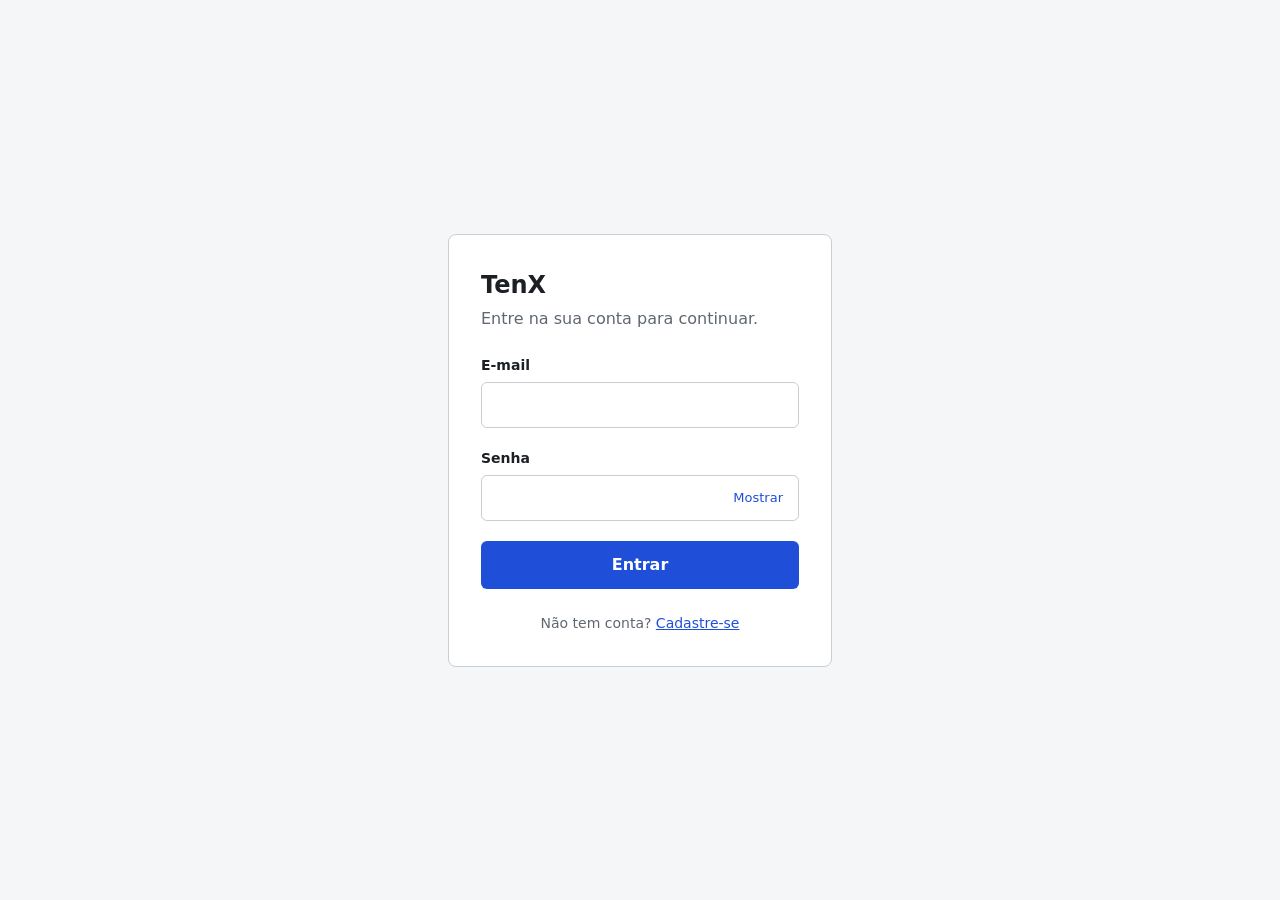
<file: Frontend/index.html>
<!DOCTYPE html>
<html lang="pt-BR">
<head>
  <meta charset="UTF-8">
  <meta name="viewport" content="width=device-width, initial-scale=1">
  <title>TenX – Entrar</title>
  <link rel="stylesheet" href="styles.css">
</head>
<body>
  <main class="card">
    <h1>TenX</h1>
    <p class="subtitle">Entre na sua conta para continuar.</p>

    <div id="feedback" class="feedback" role="alert" hidden></div>

    <form id="login-form" novalidate>
      <div class="field">
        <label for="email">E-mail</label>
        <input id="email" name="email" type="email" autocomplete="username" required aria-describedby="email-error">
        <p id="email-error" class="field-error" hidden></p>
      </div>

      <div class="field">
        <label for="senha">Senha</label>
        <div class="password-wrap">
          <input id="senha" name="senha" type="password" autocomplete="current-password" required aria-describedby="senha-error">
          <button type="button" id="toggle-senha" class="link-button" aria-controls="senha" aria-pressed="false">Mostrar</button>
        </div>
        <p id="senha-error" class="field-error" hidden></p>
      </div>

      <button type="submit" id="submit" class="primary">Entrar</button>
    </form>

    <p class="alt-link">Não tem conta? <a href="cadastro.html">Cadastre-se</a></p>
  </main>
  <script src="app.js"></script>
</body>
</html>
</file>
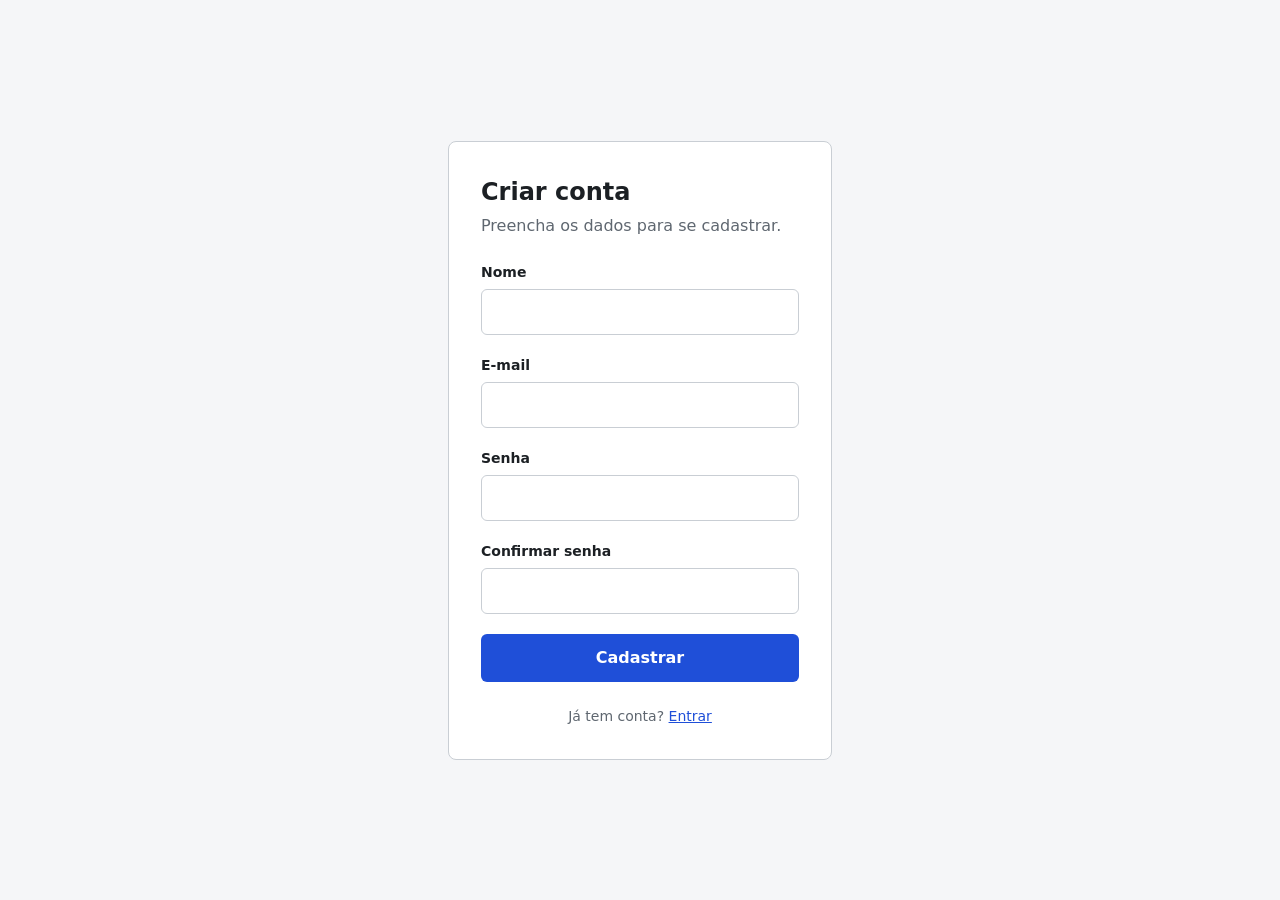
<file: Frontend/cadastro.html>
<!DOCTYPE html>
<html lang="pt-BR">
<head>
  <meta charset="UTF-8">
  <meta name="viewport" content="width=device-width, initial-scale=1">
  <title>TenX – Cadastro</title>
  <link rel="stylesheet" href="styles.css">
</head>
<body>
  <main class="card">
    <h1>Criar conta</h1>
    <p class="subtitle">Preencha os dados para se cadastrar.</p>

    <div id="feedback" class="feedback" role="alert" hidden></div>

    <form id="signup-form" novalidate>
      <div class="field">
        <label for="nome">Nome</label>
        <input id="nome" name="nome" type="text" autocomplete="name" required aria-describedby="nome-error">
        <p id="nome-error" class="field-error" hidden></p>
      </div>

      <div class="field">
        <label for="email">E-mail</label>
        <input id="email" name="email" type="email" autocomplete="email" required aria-describedby="email-error">
        <p id="email-error" class="field-error" hidden></p>
      </div>

      <div class="field">
        <label for="senha">Senha</label>
        <input id="senha" name="senha" type="password" autocomplete="new-password" minlength="8" required aria-describedby="senha-error">
        <p id="senha-error" class="field-error" hidden></p>
      </div>

      <div class="field">
        <label for="confirmar">Confirmar senha</label>
        <input id="confirmar" name="confirmar" type="password" autocomplete="new-password" required aria-describedby="confirmar-error">
        <p id="confirmar-error" class="field-error" hidden></p>
      </div>

      <button type="submit" id="submit" class="primary">Cadastrar</button>
    </form>

    <p class="alt-link">Já tem conta? <a href="index.html">Entrar</a></p>
  </main>
  <script src="cadastro.js"></script>
</body>
</html>
</file>
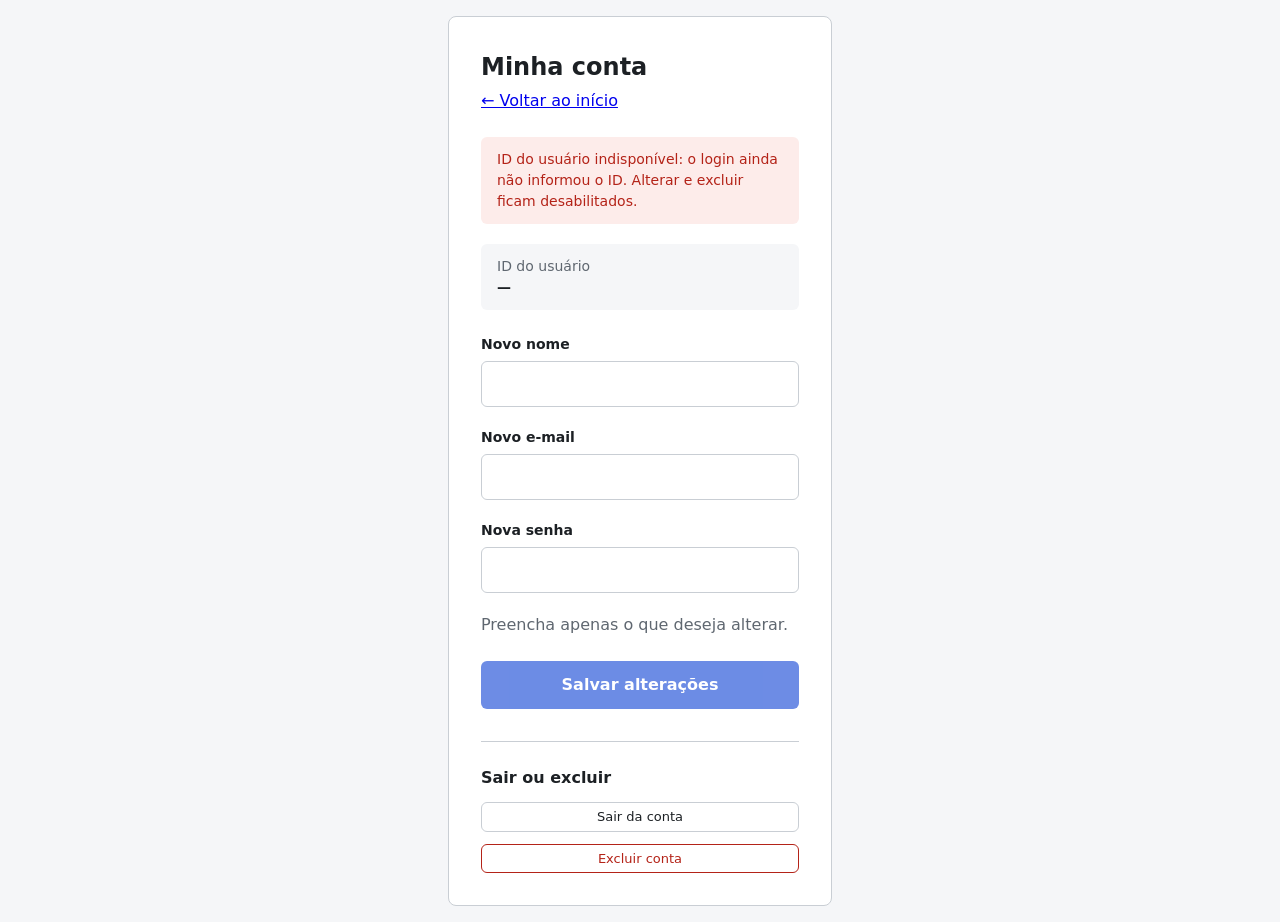
<file: Frontend/conta.html>
<!DOCTYPE html>
<html lang="pt-BR">
<head>
  <meta charset="UTF-8">
  <meta name="viewport" content="width=device-width, initial-scale=1">
  <title>TenX – Minha conta</title>
  <link rel="stylesheet" href="styles.css">
</head>
<body>
  <main class="card">
    <h1>Minha conta</h1>
    <p class="subtitle"><a href="home.html">← Voltar ao início</a></p>

    <div id="feedback" class="feedback" role="alert" hidden></div>

    <dl class="info">
      <dt>ID do usuário</dt>
      <dd id="usuario-id">—</dd>
    </dl>

    <form id="update-form" novalidate>
      <div class="field">
        <label for="nome">Novo nome</label>
        <input id="nome" name="nome" type="text" autocomplete="name">
      </div>
      <div class="field">
        <label for="email">Novo e-mail</label>
        <input id="email" name="email" type="email" autocomplete="email">
      </div>
      <div class="field">
        <label for="senha">Nova senha</label>
        <input id="senha" name="senha" type="password" autocomplete="new-password" minlength="8">
      </div>
      <p class="subtitle">Preencha apenas o que deseja alterar.</p>
      <button type="submit" id="update-submit" class="primary">Salvar alterações</button>
    </form>

    <h2 class="section-title">Sair ou excluir</h2>
    <div class="stack">
      <button type="button" id="logout" class="secondary">Sair da conta</button>
      <button type="button" id="delete-open" class="danger">Excluir conta</button>
    </div>
  </main>

  <dialog id="dialog" aria-labelledby="dialog-title">
    <form id="delete-form" novalidate>
      <h2 id="dialog-title">Excluir conta</h2>
      <p>Esta ação não pode ser desfeita. Informe sua senha para confirmar.</p>
      <div class="field">
        <label for="delete-senha">Senha</label>
        <input id="delete-senha" type="password" autocomplete="current-password" required>
      </div>
      <p id="dialog-error" class="field-error" role="alert" hidden></p>
      <div class="dialog-actions">
        <button type="button" id="delete-cancel" class="secondary">Cancelar</button>
        <button type="submit" id="delete-submit" class="danger solid">Excluir</button>
      </div>
    </form>
  </dialog>

  <script src="conta.js"></script>
</body>
</html>
</file>
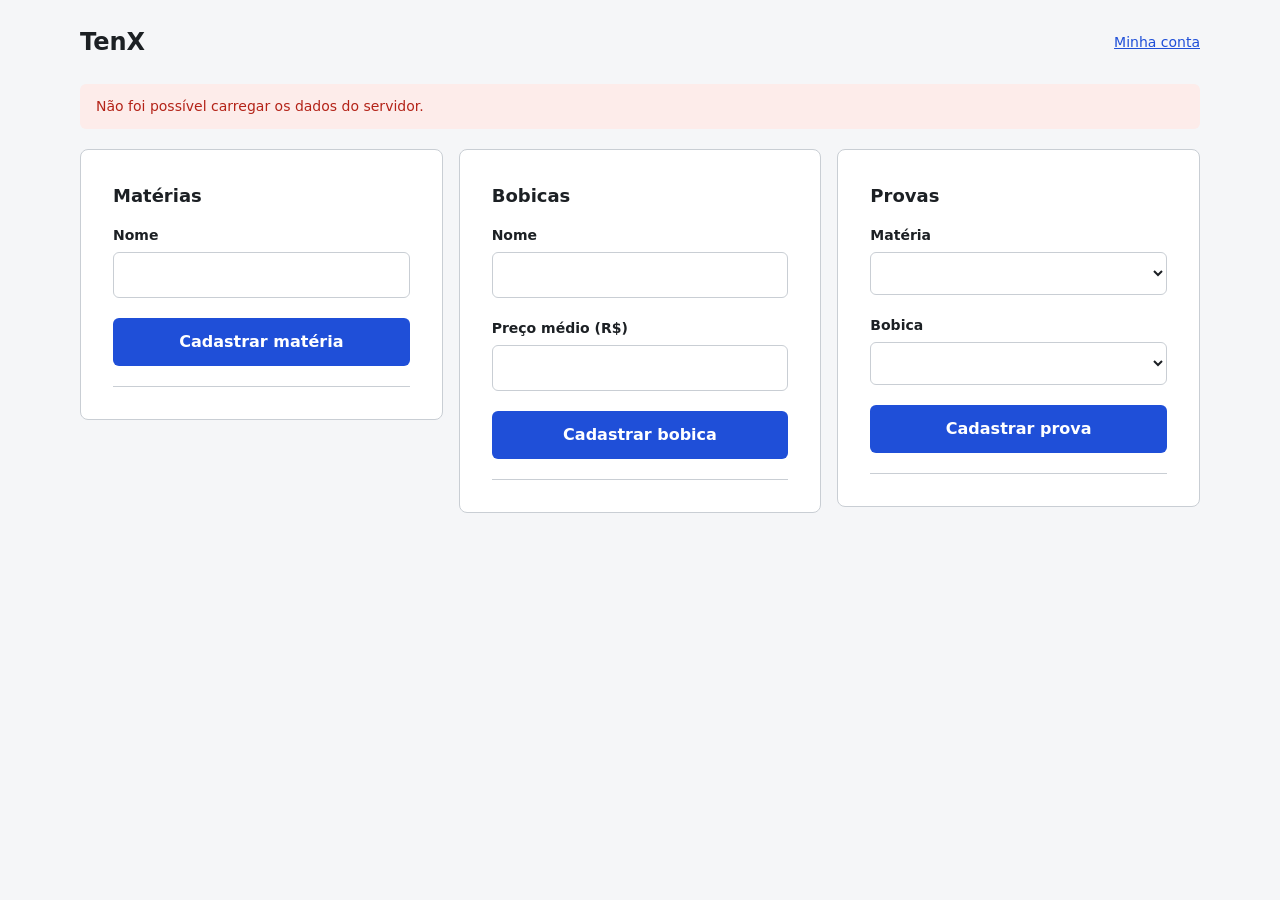
<file: Frontend/home.html>
<!DOCTYPE html>
<html lang="pt-BR">
<head>
  <meta charset="UTF-8">
  <meta name="viewport" content="width=device-width, initial-scale=1">
  <title>TenX – Início</title>
  <link rel="stylesheet" href="styles.css">
</head>
<body class="page">
  <header class="topbar">
    <h1>TenX</h1>
    <a href="conta.html">Minha conta</a>
  </header>

  <div id="feedback" class="feedback" role="alert" hidden></div>

  <main class="grid">
    <section class="card" aria-labelledby="t-materias">
      <h2 id="t-materias">Matérias</h2>
      <form id="form-materia" novalidate>
        <div class="field">
          <label for="materia-nome">Nome</label>
          <input id="materia-nome" type="text" required>
        </div>
        <button type="submit" class="primary">Cadastrar matéria</button>
      </form>
      <ul id="lista-materias" class="list" aria-live="polite"></ul>
    </section>

    <section class="card" aria-labelledby="t-bobicas">
      <h2 id="t-bobicas">Bobicas</h2>
      <form id="form-bobica" novalidate>
        <div class="field">
          <label for="bobica-nome">Nome</label>
          <input id="bobica-nome" type="text" required>
        </div>
        <div class="field">
          <label for="bobica-preco">Preço médio (R$)</label>
          <input id="bobica-preco" type="number" min="0" step="0.01" inputmode="decimal" required>
        </div>
        <button type="submit" class="primary">Cadastrar bobica</button>
      </form>
      <ul id="lista-bobicas" class="list" aria-live="polite"></ul>
    </section>

    <section class="card" aria-labelledby="t-provas">
      <h2 id="t-provas">Provas</h2>
      <form id="form-prova" novalidate>
        <div class="field">
          <label for="prova-materia">Matéria</label>
          <select id="prova-materia" required></select>
        </div>
        <div class="field">
          <label for="prova-bobica">Bobica</label>
          <select id="prova-bobica" required></select>
        </div>
        <button type="submit" class="primary">Cadastrar prova</button>
      </form>
      <ul id="lista-provas" class="list" aria-live="polite"></ul>
    </section>
  </main>

  <dialog id="dialog" aria-labelledby="dialog-title">
    <form id="dialog-form" novalidate>
      <h2 id="dialog-title"></h2>
      <div id="dialog-body"></div>
      <p id="dialog-error" class="field-error" role="alert" hidden></p>
      <div class="dialog-actions">
        <button type="button" id="dialog-cancel" class="secondary">Cancelar</button>
        <button type="submit" id="dialog-submit" class="primary"></button>
      </div>
    </form>
  </dialog>

  <script src="home.js"></script>
</body>
</html>
</file>
<file: Frontend/styles.css>
:root {
  --bg: #f5f6f8;
  --surface: #ffffff;
  --text: #1c2024;
  --muted: #5f6770;
  --border: #c9ced4;
  --accent: #1f4fd8;
  --accent-hover: #1a43b8;
  --error: #b42318;
  --error-bg: #fdecea;
  --success: #166534;
  --success-bg: #e8f5ec;
}

* { box-sizing: border-box; }

body {
  margin: 0;
  min-height: 100vh;
  display: flex;
  align-items: center;
  justify-content: center;
  padding: 1rem;
  background: var(--bg);
  color: var(--text);
  font-family: system-ui, -apple-system, "Segoe UI", Roboto, sans-serif;
  line-height: 1.5;
}

.card {
  width: 100%;
  max-width: 24rem;
  padding: 2rem;
  background: var(--surface);
  border: 1px solid var(--border);
  border-radius: 8px;
}

h1 { margin: 0 0 .25rem; font-size: 1.5rem; }
.subtitle { margin: 0 0 1.5rem; color: var(--muted); }

.field { margin-bottom: 1.25rem; }
label { display: block; margin-bottom: .375rem; font-size: .875rem; font-weight: 600; }

input {
  width: 100%;
  padding: .625rem .75rem;
  font: inherit;
  color: inherit;
  background: var(--surface);
  border: 1px solid var(--border);
  border-radius: 6px;
}
input:focus-visible,
button:focus-visible {
  outline: 2px solid var(--accent);
  outline-offset: 2px;
}
input[aria-invalid="true"] { border-color: var(--error); }
input:disabled { background: var(--bg); color: var(--muted); }

.password-wrap { position: relative; }
.password-wrap input { padding-right: 4.5rem; }
.link-button {
  position: absolute;
  top: 50%;
  right: .5rem;
  transform: translateY(-50%);
  padding: .25rem .5rem;
  font: inherit;
  font-size: .8125rem;
  color: var(--accent);
  background: none;
  border: 0;
  cursor: pointer;
}

.field-error { margin: .375rem 0 0; font-size: .8125rem; color: var(--error); }

.primary {
  width: 100%;
  padding: .75rem;
  font: inherit;
  font-weight: 600;
  color: #fff;
  background: var(--accent);
  border: 0;
  border-radius: 6px;
  cursor: pointer;
}
.primary:hover:not(:disabled) { background: var(--accent-hover); }
.primary:disabled { opacity: .65; cursor: not-allowed; }

.alt-link { margin: 1.5rem 0 0; font-size: .875rem; text-align: center; color: var(--muted); }
.alt-link a { color: var(--accent); }

.feedback {
  margin-bottom: 1.25rem;
  padding: .75rem 1rem;
  font-size: .875rem;
  border-radius: 6px;
}
.feedback.error { color: var(--error); background: var(--error-bg); }
.feedback.success { color: var(--success); background: var(--success-bg); }

/* Página inicial */
body.page { display: block; max-width: 72rem; margin: 0 auto; padding: 1.5rem 1rem; }
.topbar { display: flex; align-items: center; justify-content: space-between; margin-bottom: 1.5rem; }
.topbar h1 { margin: 0; }
.topbar a { color: var(--accent); font-size: .875rem; }
.grid { display: grid; gap: 1rem; grid-template-columns: repeat(auto-fit, minmax(18rem, 1fr)); align-items: start; }
.grid .card { max-width: none; }
h2 { margin: 0 0 1rem; font-size: 1.125rem; }
select { width: 100%; padding: .625rem .75rem; font: inherit; color: inherit; background: var(--surface); border: 1px solid var(--border); border-radius: 6px; }
select:focus-visible { outline: 2px solid var(--accent); outline-offset: 2px; }
.list { margin: 1.25rem 0 0; padding: 0; list-style: none; border-top: 1px solid var(--border); font-size: .875rem; }
.list li { padding: .5rem 0; border-bottom: 1px solid var(--border); }

/* Ações de lista e diálogo */
.row { display: flex; align-items: center; justify-content: space-between; gap: .75rem; }
.actions { display: flex; gap: .5rem; flex-shrink: 0; }
.secondary, .danger {
  padding: .25rem .625rem; font: inherit; font-size: .8125rem; cursor: pointer;
  background: var(--surface); border-radius: 6px;
}
.secondary { color: var(--text); border: 1px solid var(--border); }
.danger { color: var(--error); border: 1px solid var(--error); }
.danger.solid { color: #fff; background: var(--error); padding: .625rem 1rem; font-size: 1rem; font-weight: 600; }
.secondary:focus-visible, .danger:focus-visible { outline: 2px solid var(--accent); outline-offset: 2px; }
dialog { width: min(24rem, calc(100% - 2rem)); padding: 1.5rem; color: var(--text); background: var(--surface); border: 1px solid var(--border); border-radius: 8px; }
dialog::backdrop { background: rgba(0, 0, 0, .4); }
.dialog-actions { display: flex; justify-content: flex-end; gap: .5rem; margin-top: 1rem; }
.dialog-actions .primary { width: auto; padding: .625rem 1rem; }
.dialog-actions .secondary { padding: .625rem 1rem; font-size: 1rem; }
.info { margin: 0 0 1.5rem; padding: .75rem 1rem; background: var(--bg); border-radius: 6px; font-size: .875rem; }
.info dt { color: var(--muted); }
.info dd { margin: 0; font-weight: 600; word-break: break-all; }
.section-title { margin: 2rem 0 .75rem; padding-top: 1.5rem; border-top: 1px solid var(--border); font-size: 1rem; }
.stack { display: grid; gap: .75rem; }
.stack .primary, .stack .danger.solid { width: 100%; }
</file>
